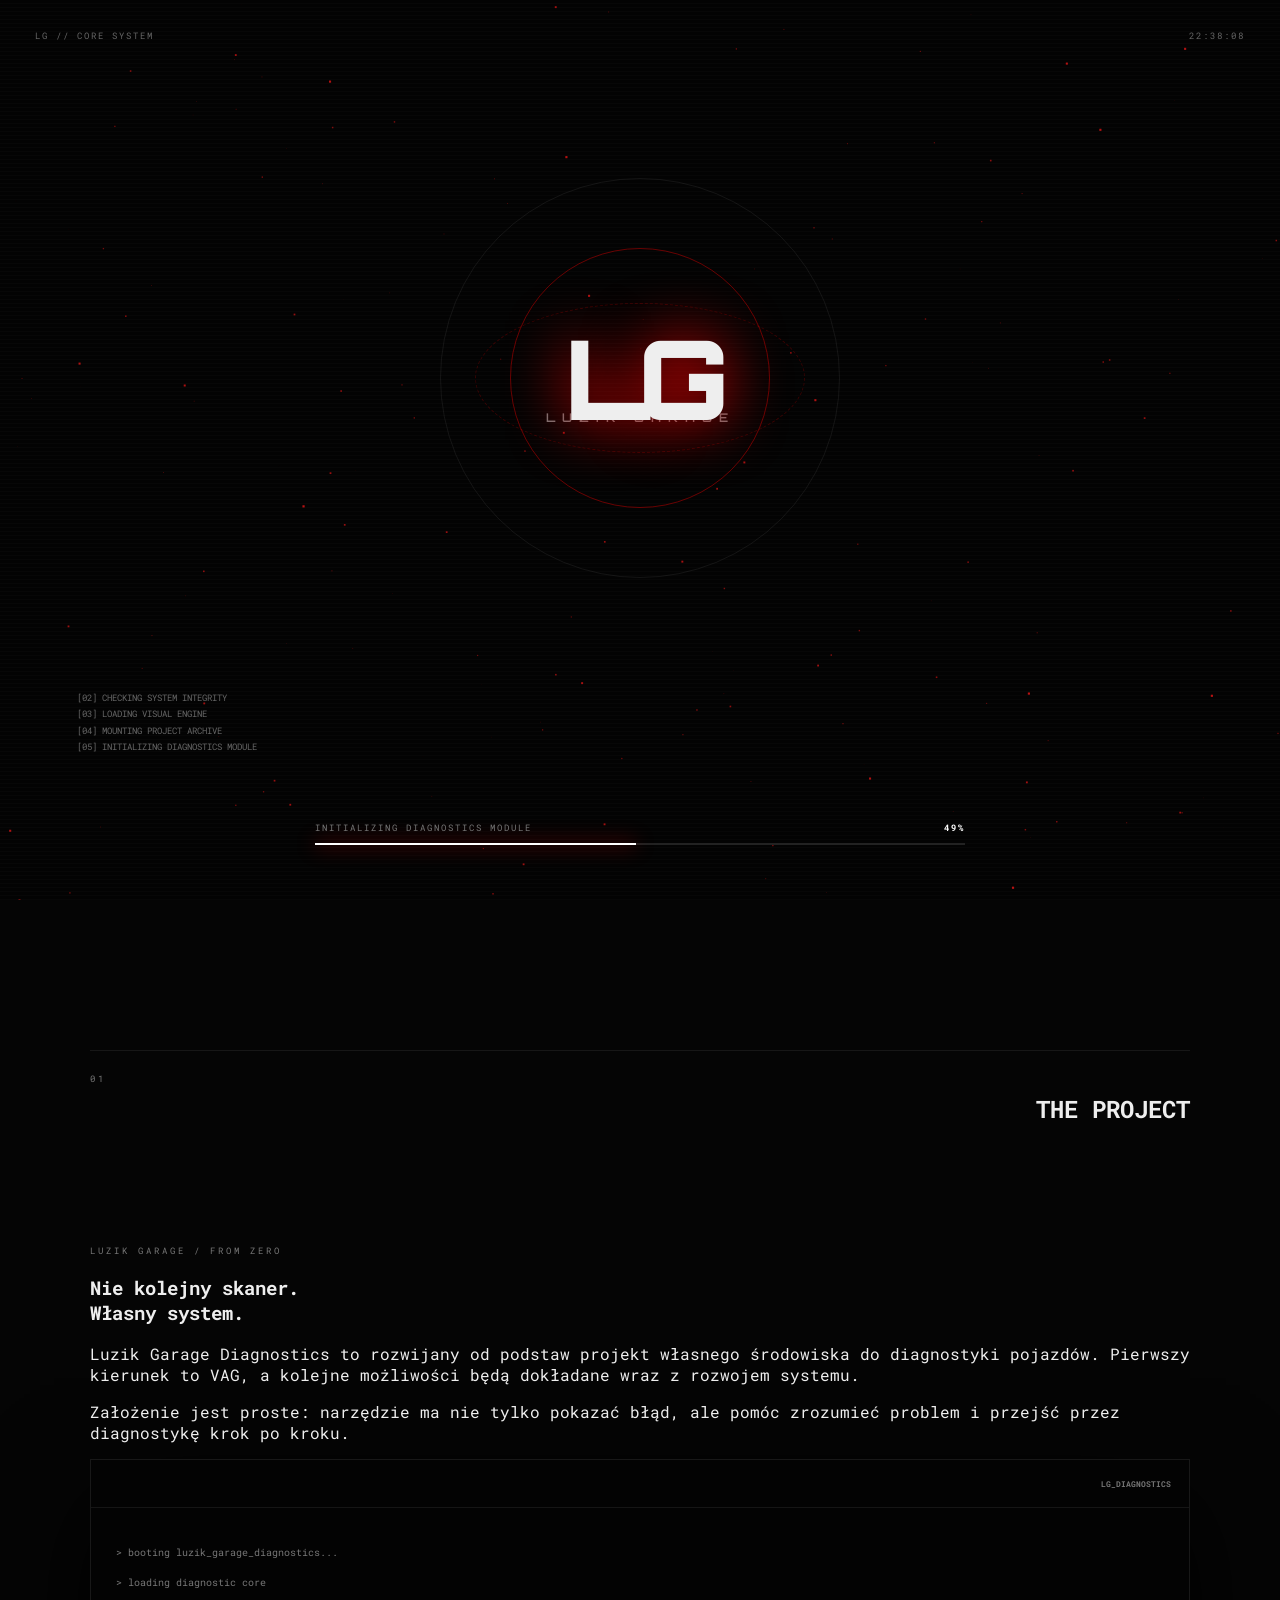
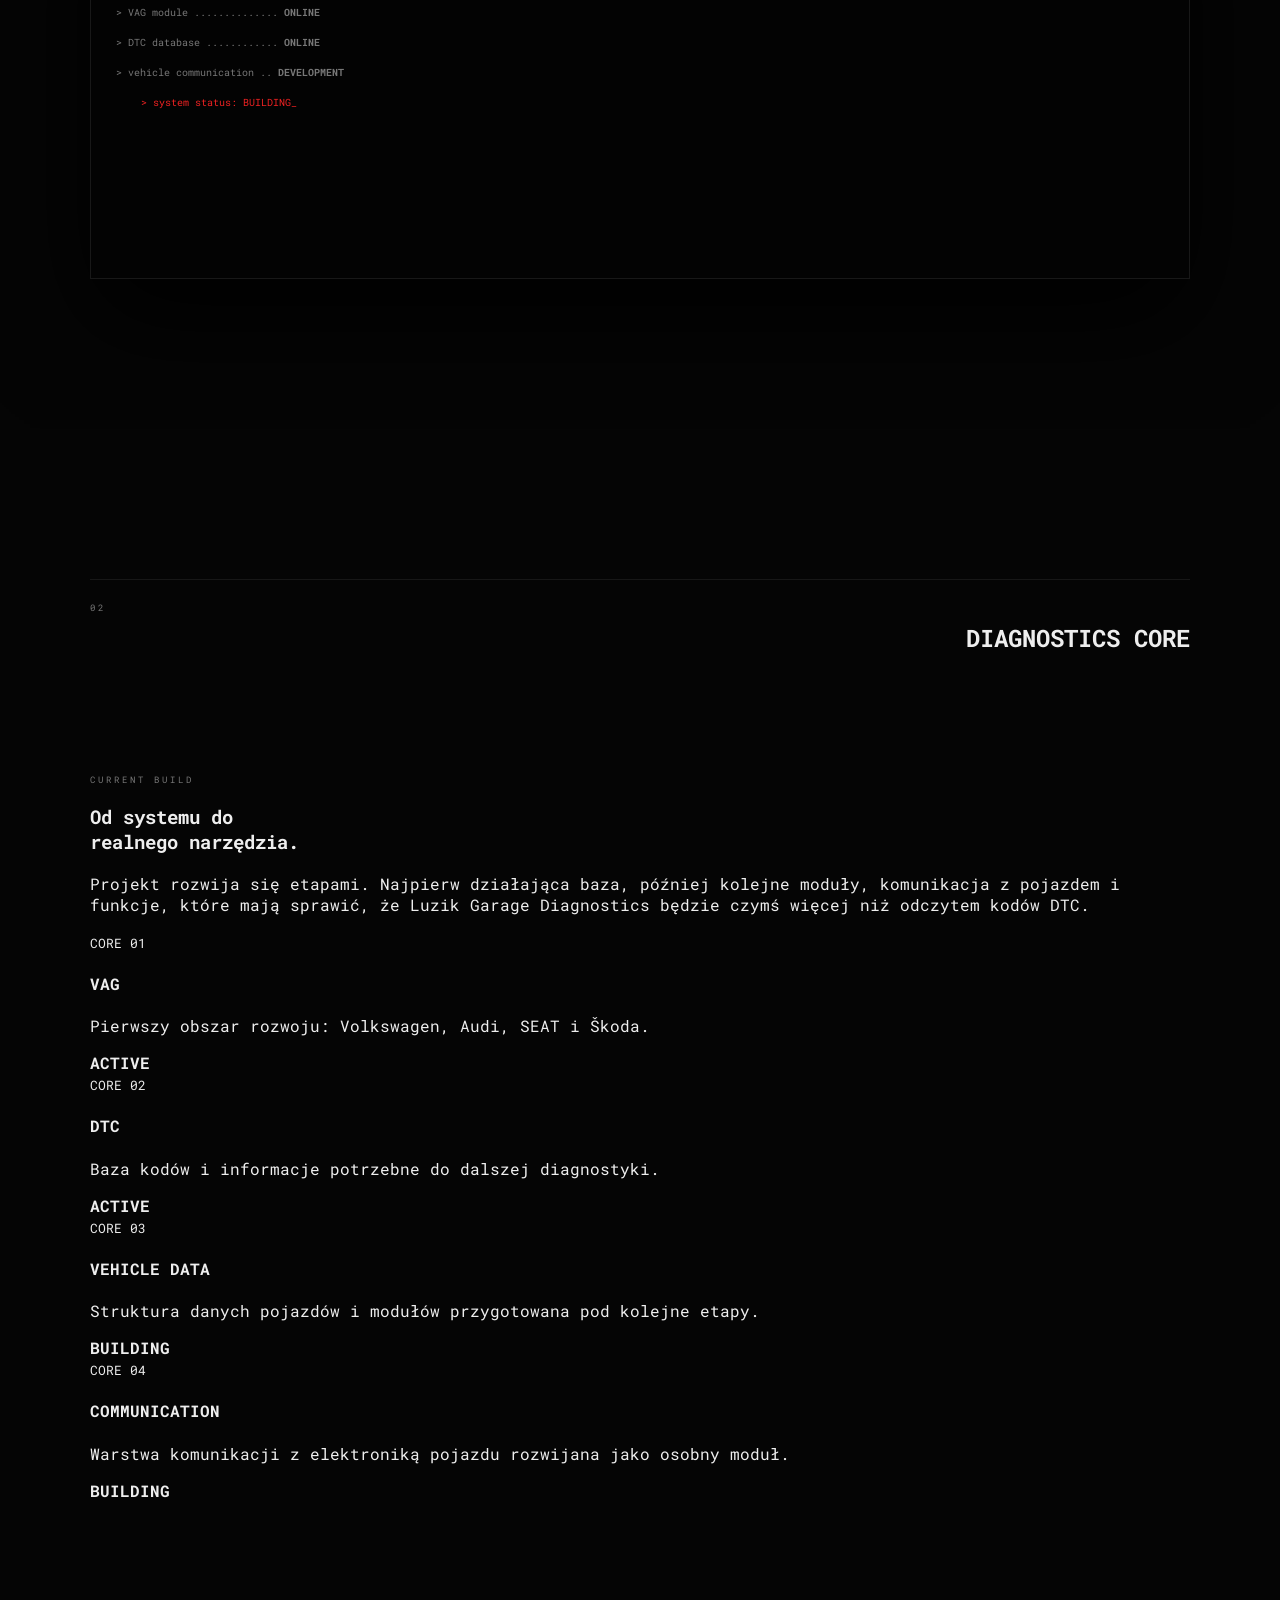
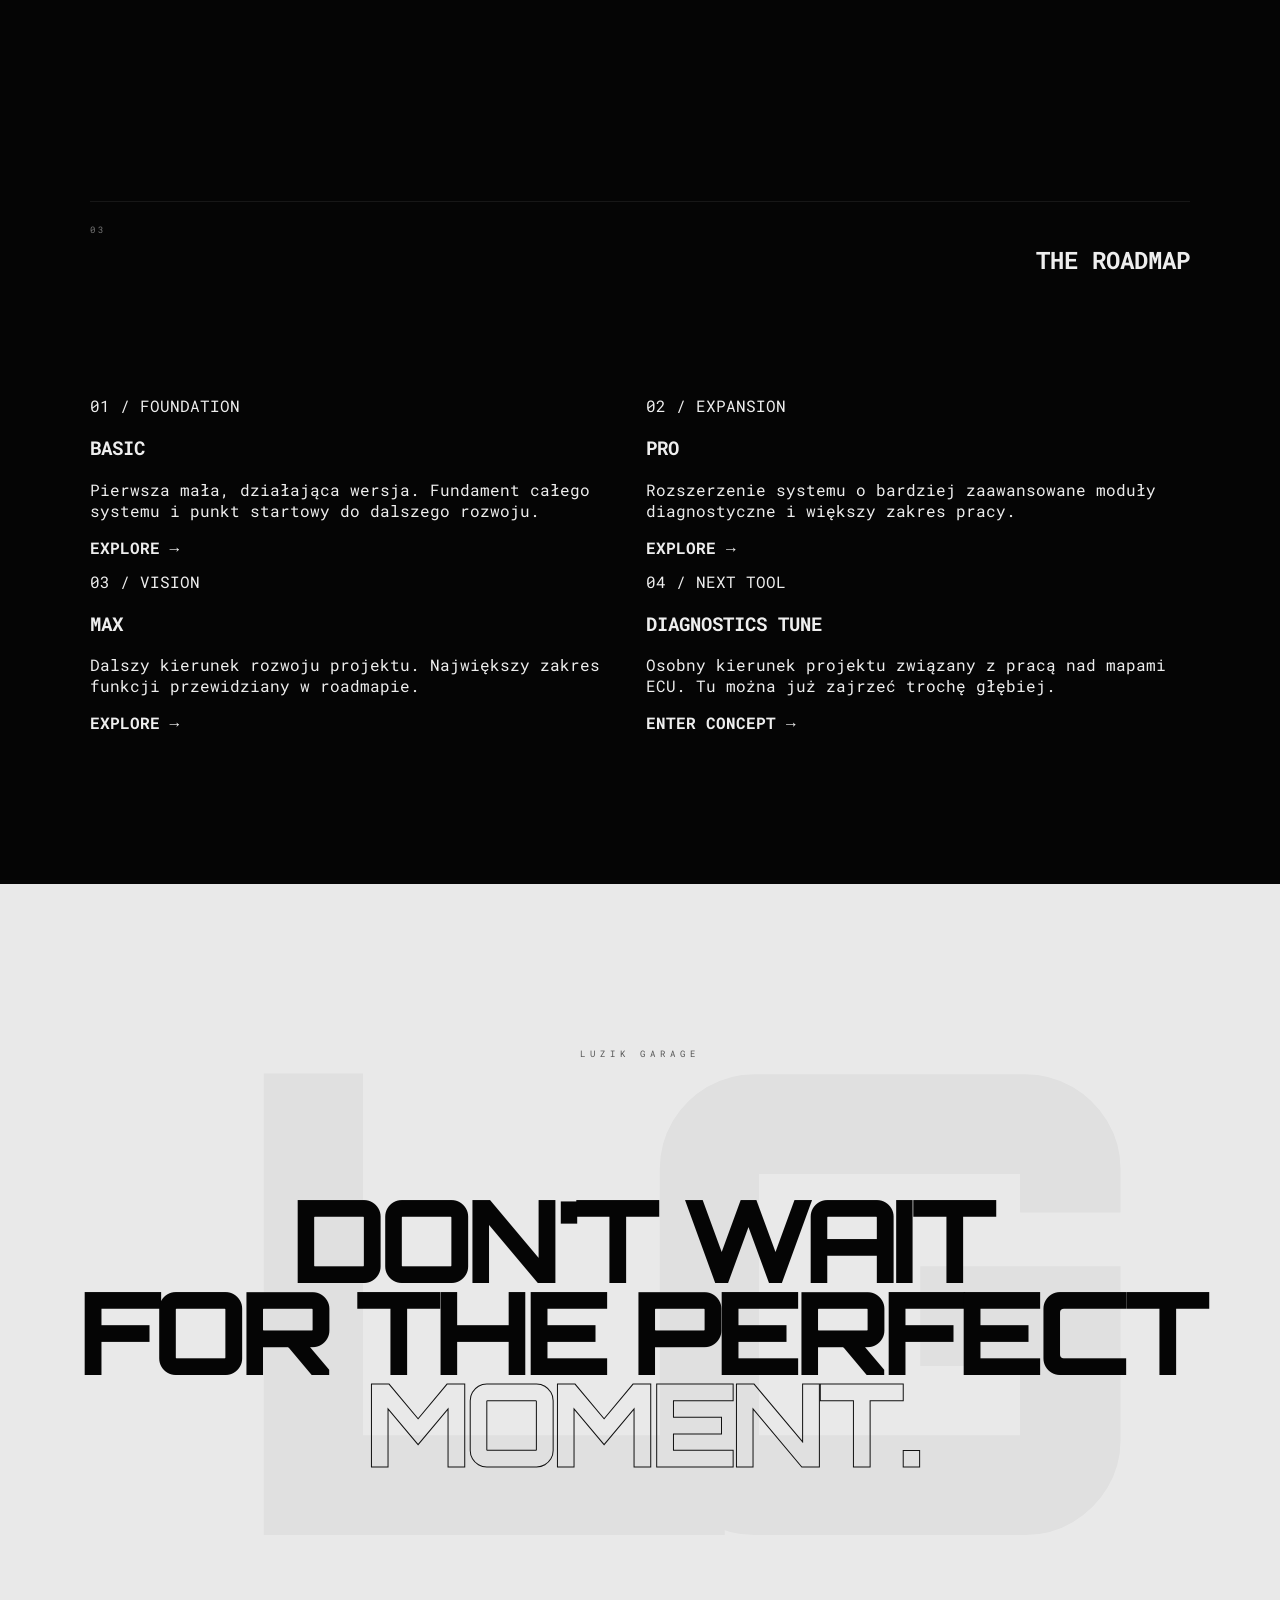
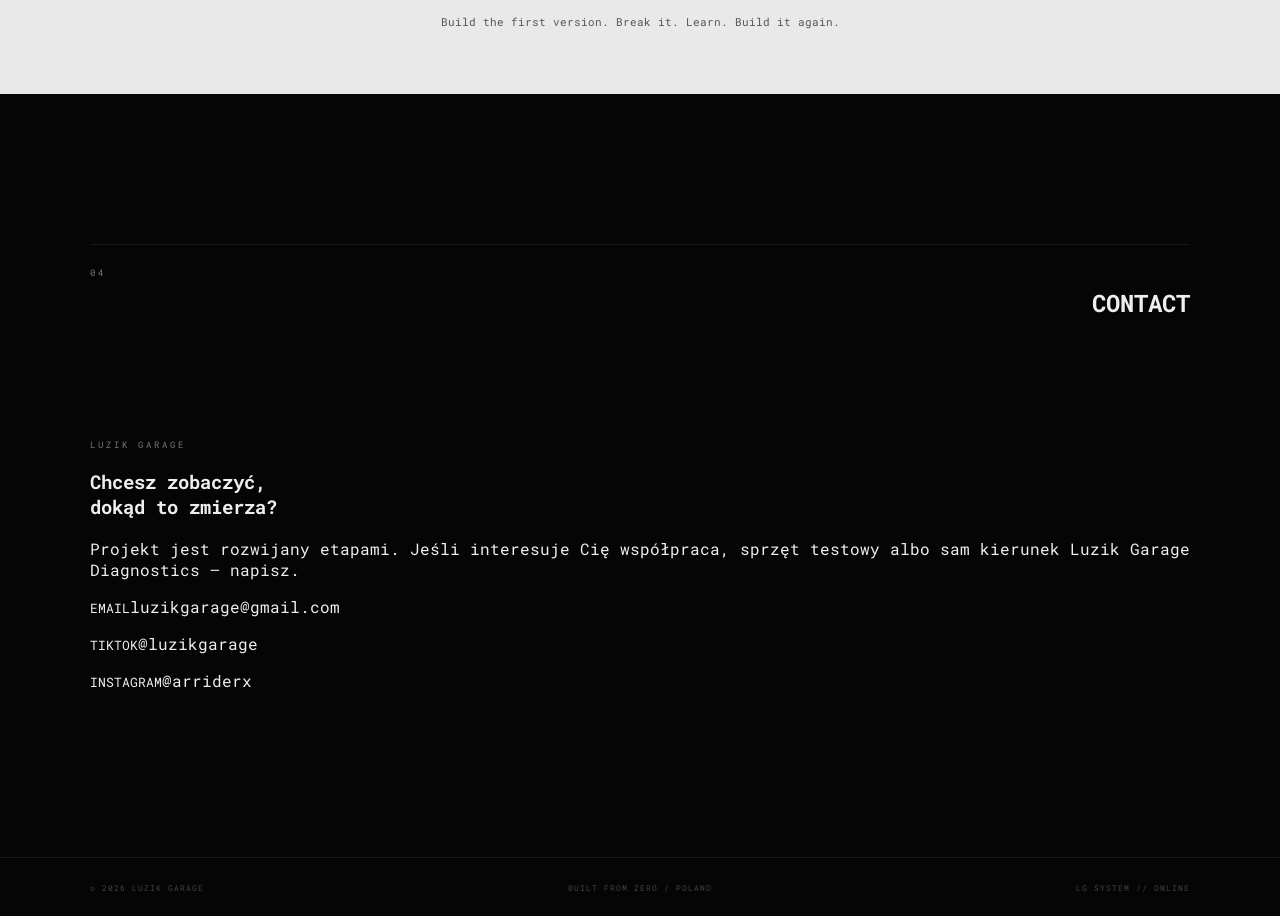
<file: index.html>
<!DOCTYPE html>
<html lang="pl">
<head>
<meta charset="UTF-8">
<meta name="viewport" content="width=device-width,initial-scale=1.0">
<meta name="description" content="Luzik Garage — niezależny projekt mechaniczny, własny warsztat i Luzik Garage Diagnostics.">
<title>LUZIK GARAGE — BUILD FROM ZERO</title>
<link rel="preconnect" href="https://fonts.googleapis.com">
<link rel="preconnect" href="https://fonts.gstatic.com" crossorigin>
<link href="https://fonts.googleapis.com/css2?family=Orbitron:wght@400;500;600;700;800;900&family=Roboto+Mono:wght@400;500;700&display=swap" rel="stylesheet">
<link rel="stylesheet" href="css/main.css">
</head>
<body>
<div id="cursor"></div>
<div id="cursorTrail"></div>
<div id="boot">
  <div class="boot-noise"></div>
  <canvas id="bootCanvas"></canvas>
  <div class="boot-top"><span>LG // CORE SYSTEM</span><span id="bootClock">00:00:00</span></div>
  <div class="boot-core">
    <div class="orbit o1"></div><div class="orbit o2"></div><div class="orbit o3"></div>
    <div class="boot-logo">LG</div>
    <div class="boot-name">LUZIK GARAGE</div>
  </div>
  <div class="boot-terminal" id="bootTerminal"></div>
  <div class="boot-progress"><span id="bootStatus">INITIALIZING SYSTEM</span><b id="bootPercent">0%</b><div><i id="bootBar"></i></div></div>
</div>

<header class="nav">
  <a class="nav-logo" href="#home"><b>LG</b><span>LUZIK GARAGE</span></a>
  <nav>
    <a href="#home">01 / HOME</a>
    <a href="#garage">02 / PROJECT</a>
    <a href="#diagnostics">03 / DIAGNOSTICS</a>
    <a href="#versions">04 / VERSIONS</a>
    <a href="#contact">05 / CONTACT</a>
  </nav>
  <button class="menu-btn" aria-label="Menu"><span></span><span></span></button>
</header>

<main>
<section id="home" class="hero">
  <canvas id="heroCanvas"></canvas>
  <div class="hero-grid"></div>
  <div class="hero-copy reveal">
    <div class="eyebrow"><i></i> INDEPENDENT AUTOMOTIVE PROJECT / 2026</div>
    <h1>BUILD<br><em>THE</em><strong>TOOL.</strong></h1>
    <p>Własny system diagnostyczny. Własny kierunek. Budowany od zera.<br>Nie czekam, aż ktoś zrobi go za mnie.</p>
    <div class="hero-actions">
      <a class="btn primary" href="#diagnostics">EXPLORE DIAGNOSTICS <span>↗</span></a>
      <a class="btn ghost" href="#versions">VIEW VERSIONS <span>↓</span></a>
    </div>
  </div>
  <div class="hero-machine reveal">
    <div class="machine-ring r1"></div><div class="machine-ring r2"></div><div class="machine-ring r3"></div>
    <div class="machine-core"><span>LG</span><small>GARAGE<br>CORE</small></div>
    <div class="machine-data"><span>CORE</span><b>ONLINE</b><span>STATUS</span><b>BUILDING</b></div>
  </div>
  <div class="hero-scroll">SCROLL TO EXPLORE <span>↓</span></div>
  <div class="hero-code">LG.001 / SYSTEM / 192.0.0.1<br>NO LIMITS / NO TEMPLATE / OWN BUILD</div>
</section>

<section class="section split" id="garage"><div class="section-head reveal"><span>01</span><h2>THE PROJECT</h2></div><div class="split-grid"><div class="reveal"><div class="eyebrow">LUZIK GARAGE / FROM ZERO</div><h3>Nie kolejny skaner.<br><strong>Własny system.</strong></h3><p>Luzik Garage Diagnostics to rozwijany od podstaw projekt własnego środowiska do diagnostyki pojazdów. Pierwszy kierunek to VAG, a kolejne możliwości będą dokładane wraz z rozwojem systemu.</p><p>Założenie jest proste: narzędzie ma nie tylko pokazać błąd, ale pomóc zrozumieć problem i przejść przez diagnostykę krok po kroku.</p></div><div class="terminal-card reveal"><div class="terminal-top"><span></span><span></span><span></span><b>LG_DIAGNOSTICS</b></div><div class="terminal-body"><p>&gt; booting luzik_garage_diagnostics...</p><p>&gt; loading diagnostic core</p><p>&gt; VAG module .............. <strong>ONLINE</strong></p><p>&gt; DTC database ............ <strong>ONLINE</strong></p><p>&gt; vehicle communication .. <strong>DEVELOPMENT</strong></p><p class="terminal-cursor">&gt; system status: BUILDING_</p></div></div></div></section>

<section class="section dark" id="diagnostics"><div class="section-head reveal"><span>02</span><h2>DIAGNOSTICS CORE</h2></div><div class="diag-intro reveal"><div><div class="eyebrow">CURRENT BUILD</div><h3>Od systemu do<br><strong>realnego narzędzia.</strong></h3></div><p>Projekt rozwija się etapami. Najpierw działająca baza, później kolejne moduły, komunikacja z pojazdem i funkcje, które mają sprawić, że Luzik Garage Diagnostics będzie czymś więcej niż odczytem kodów DTC.</p></div><div class="diag-grid"><article class="diag-box reveal"><small>CORE 01</small><h4>VAG</h4><p>Pierwszy obszar rozwoju: Volkswagen, Audi, SEAT i Škoda.</p><b>ACTIVE</b></article><article class="diag-box reveal"><small>CORE 02</small><h4>DTC</h4><p>Baza kodów i informacje potrzebne do dalszej diagnostyki.</p><b>ACTIVE</b></article><article class="diag-box reveal"><small>CORE 03</small><h4>VEHICLE DATA</h4><p>Struktura danych pojazdów i modułów przygotowana pod kolejne etapy.</p><b>BUILDING</b></article><article class="diag-box reveal"><small>CORE 04</small><h4>COMMUNICATION</h4><p>Warstwa komunikacji z elektroniką pojazdu rozwijana jako osobny moduł.</p><b>BUILDING</b></article></div></section>

<section class="section" id="versions"><div class="section-head reveal"><span>03</span><h2>THE ROADMAP</h2></div><div class="project-grid"><a class="project-card reveal" href="pages/basic.html"><span>01 / FOUNDATION</span><h3>BASIC</h3><p>Pierwsza mała, działająca wersja. Fundament całego systemu i punkt startowy do dalszego rozwoju.</p><b>EXPLORE →</b></a><a class="project-card reveal" href="pages/pro.html"><span>02 / EXPANSION</span><h3>PRO</h3><p>Rozszerzenie systemu o bardziej zaawansowane moduły diagnostyczne i większy zakres pracy.</p><b>EXPLORE →</b></a><a class="project-card reveal" href="pages/max.html"><span>03 / VISION</span><h3>MAX</h3><p>Dalszy kierunek rozwoju projektu. Największy zakres funkcji przewidziany w roadmapie.</p><b>EXPLORE →</b></a><a class="project-card reveal featured" href="pages/tune.html"><span>04 / NEXT TOOL</span><h3>DIAGNOSTICS TUNE</h3><p>Osobny kierunek projektu związany z pracą nad mapami ECU. Tu można już zajrzeć trochę głębiej.</p><b>ENTER CONCEPT →</b></a></div></section>

<section class="manifesto">
  <div class="manifesto-noise"></div>
  <span class="reveal">LUZIK GARAGE</span>
  <h2 class="reveal">DON'T WAIT<br>FOR THE PERFECT<br><em>MOMENT.</em></h2>
  <p class="reveal">Build the first version. Break it. Learn. Build it again.</p>
</section>

<section class="section split" id="contact"><div class="section-head reveal"><span>04</span><h2>CONTACT</h2></div><div class="contact-grid"><div class="reveal"><div class="eyebrow">LUZIK GARAGE</div><h3>Chcesz zobaczyć,<br><strong>dokąd to zmierza?</strong></h3><p>Projekt jest rozwijany etapami. Jeśli interesuje Cię współpraca, sprzęt testowy albo sam kierunek Luzik Garage Diagnostics — napisz.</p></div><div class="contact-card reveal"><p><small>EMAIL</small><a href="mailto:luzikgarage@gmail.com">luzikgarage@gmail.com</a></p><p><small>TIKTOK</small><span>@luzikgarage</span></p><p><small>INSTAGRAM</small><span>@arriderx</span></p></div></div></section>
</main>

<footer>
  <span>© 2026 LUZIK GARAGE</span>
  <span>BUILT FROM ZERO / POLAND</span>
  <span>LG SYSTEM // ONLINE</span>
</footer>

<script src="js/main.js"></script>
</body>
</html>
</file>
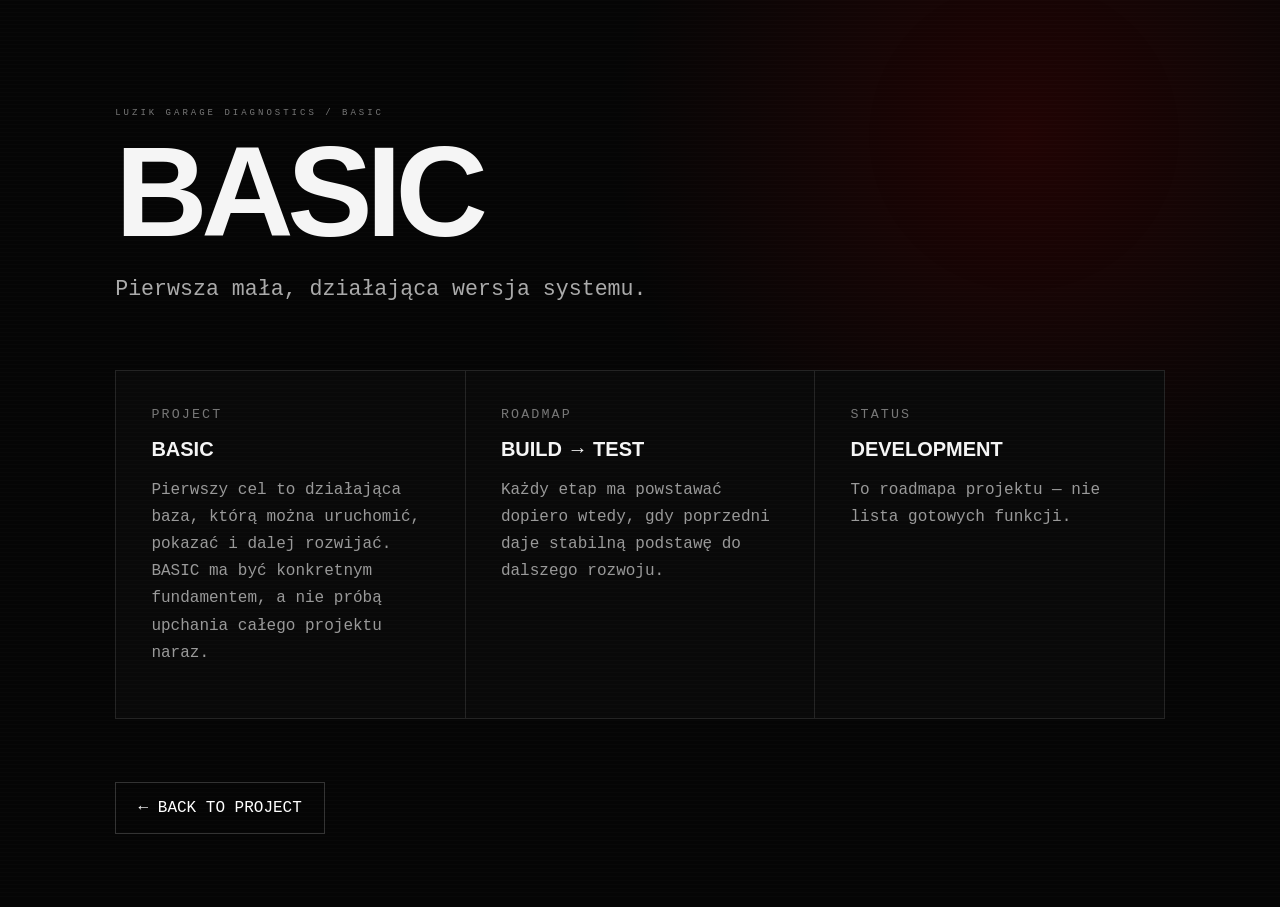
<file: pages/basic.html>
<!doctype html><html lang="pl"><head><meta charset="utf-8"><meta name="viewport" content="width=device-width,initial-scale=1"><title>LG Diagnostics / BASIC</title><link rel="stylesheet" href="../css/main.css"></head><body><main class="subpage"><div class="eyebrow">LUZIK GARAGE DIAGNOSTICS / BASIC</div><h1>BASIC</h1><p class="lead">Pierwsza mała, działająca wersja systemu.</p><div class="subgrid"><div><small>PROJECT</small><h2>BASIC</h2><p>Pierwszy cel to działająca baza, którą można uruchomić, pokazać i dalej rozwijać. BASIC ma być konkretnym fundamentem, a nie próbą upchania całego projektu naraz.</p></div><div><small>ROADMAP</small><h2>BUILD → TEST</h2><p>Każdy etap ma powstawać dopiero wtedy, gdy poprzedni daje stabilną podstawę do dalszego rozwoju.</p></div><div><small>STATUS</small><h2>DEVELOPMENT</h2><p>To roadmapa projektu — nie lista gotowych funkcji.</p></div></div><a class="back" href="../index.html#versions">← BACK TO PROJECT</a></main></body></html>
</file>
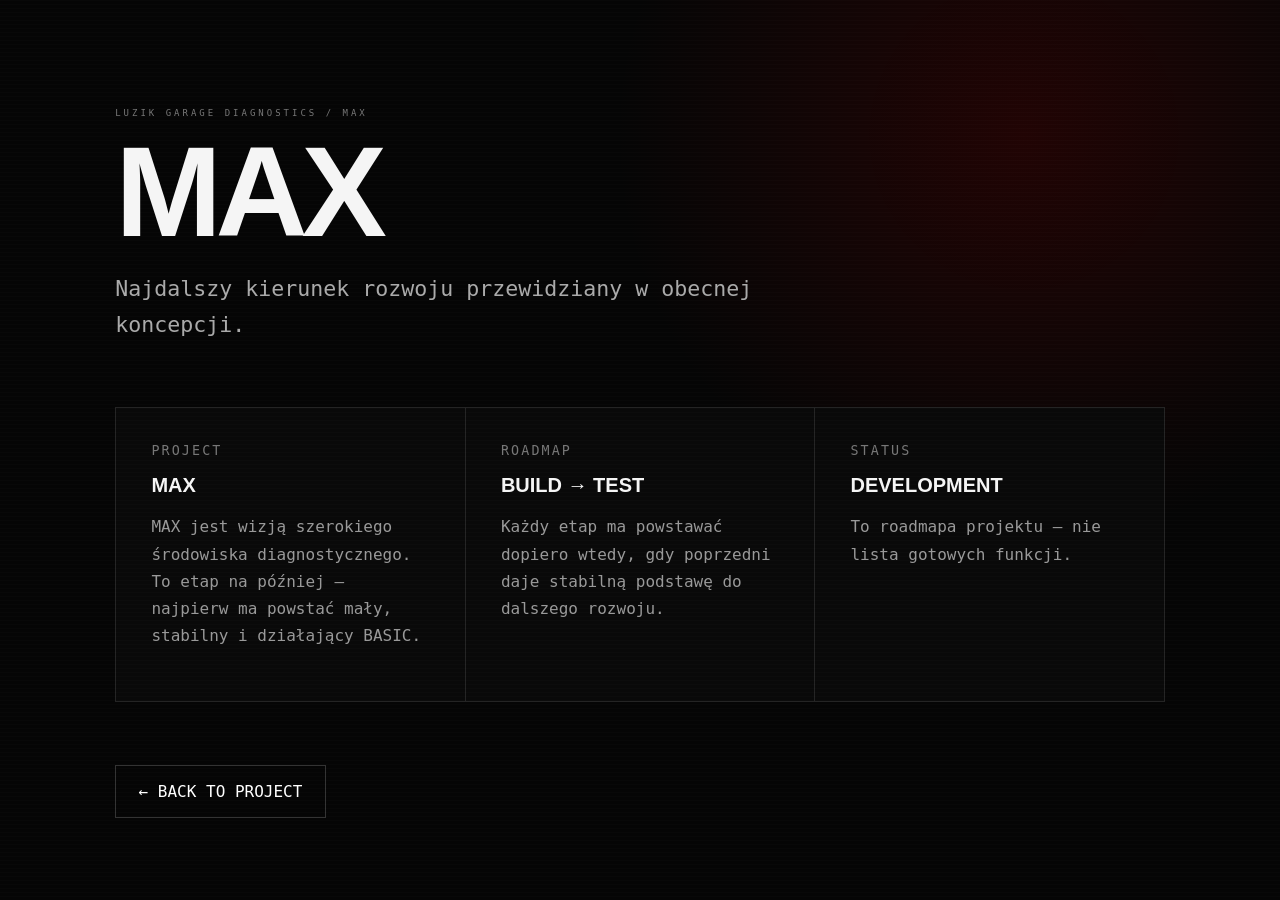
<file: pages/max.html>
<!doctype html><html lang="pl"><head><meta charset="utf-8"><meta name="viewport" content="width=device-width,initial-scale=1"><title>LG Diagnostics / MAX</title><link rel="stylesheet" href="../css/main.css"></head><body><main class="subpage"><div class="eyebrow">LUZIK GARAGE DIAGNOSTICS / MAX</div><h1>MAX</h1><p class="lead">Najdalszy kierunek rozwoju przewidziany w obecnej koncepcji.</p><div class="subgrid"><div><small>PROJECT</small><h2>MAX</h2><p>MAX jest wizją szerokiego środowiska diagnostycznego. To etap na później — najpierw ma powstać mały, stabilny i działający BASIC.</p></div><div><small>ROADMAP</small><h2>BUILD → TEST</h2><p>Każdy etap ma powstawać dopiero wtedy, gdy poprzedni daje stabilną podstawę do dalszego rozwoju.</p></div><div><small>STATUS</small><h2>DEVELOPMENT</h2><p>To roadmapa projektu — nie lista gotowych funkcji.</p></div></div><a class="back" href="../index.html#versions">← BACK TO PROJECT</a></main></body></html>
</file>
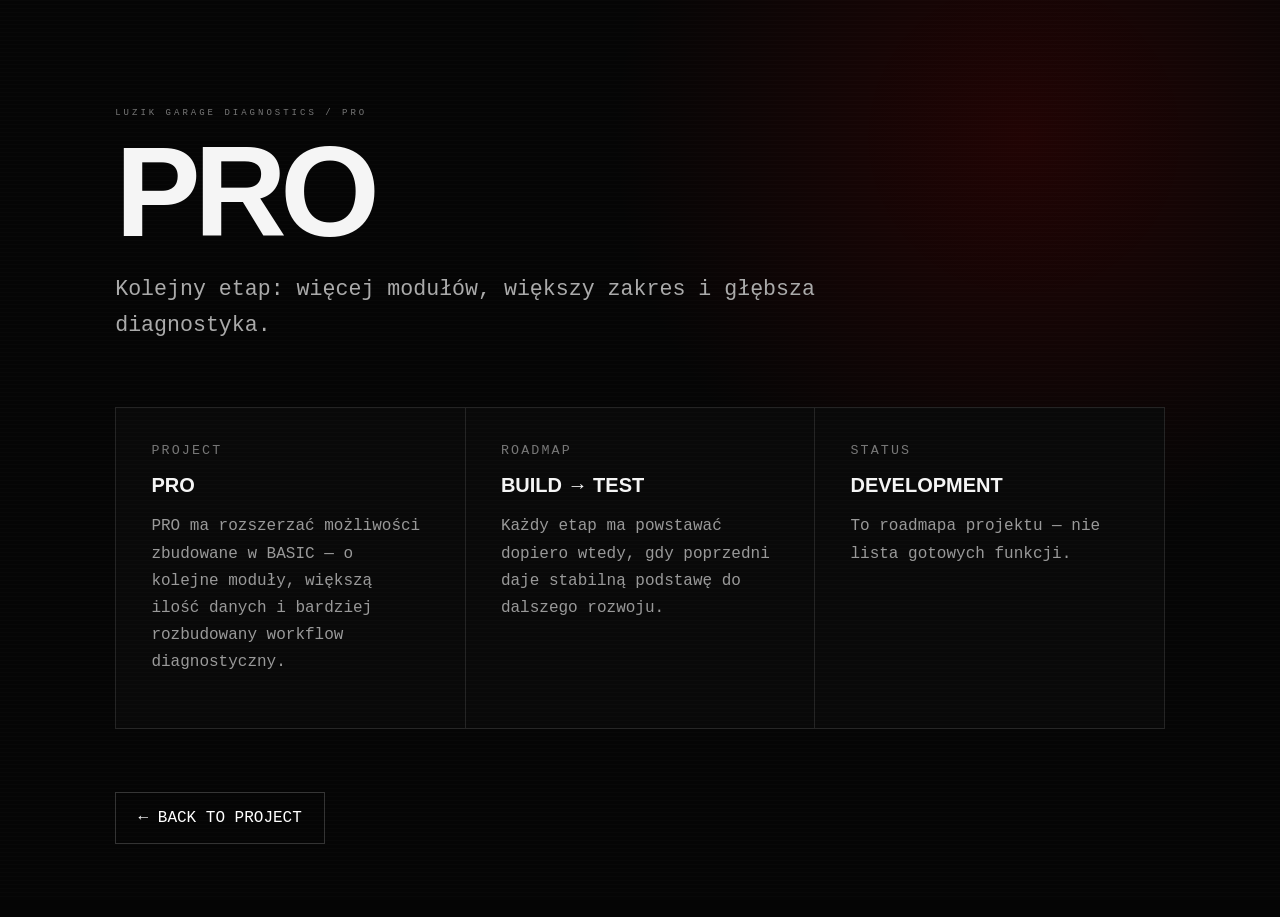
<file: pages/pro.html>
<!doctype html><html lang="pl"><head><meta charset="utf-8"><meta name="viewport" content="width=device-width,initial-scale=1"><title>LG Diagnostics / PRO</title><link rel="stylesheet" href="../css/main.css"></head><body><main class="subpage"><div class="eyebrow">LUZIK GARAGE DIAGNOSTICS / PRO</div><h1>PRO</h1><p class="lead">Kolejny etap: więcej modułów, większy zakres i głębsza diagnostyka.</p><div class="subgrid"><div><small>PROJECT</small><h2>PRO</h2><p>PRO ma rozszerzać możliwości zbudowane w BASIC — o kolejne moduły, większą ilość danych i bardziej rozbudowany workflow diagnostyczny.</p></div><div><small>ROADMAP</small><h2>BUILD → TEST</h2><p>Każdy etap ma powstawać dopiero wtedy, gdy poprzedni daje stabilną podstawę do dalszego rozwoju.</p></div><div><small>STATUS</small><h2>DEVELOPMENT</h2><p>To roadmapa projektu — nie lista gotowych funkcji.</p></div></div><a class="back" href="../index.html#versions">← BACK TO PROJECT</a></main></body></html>
</file>
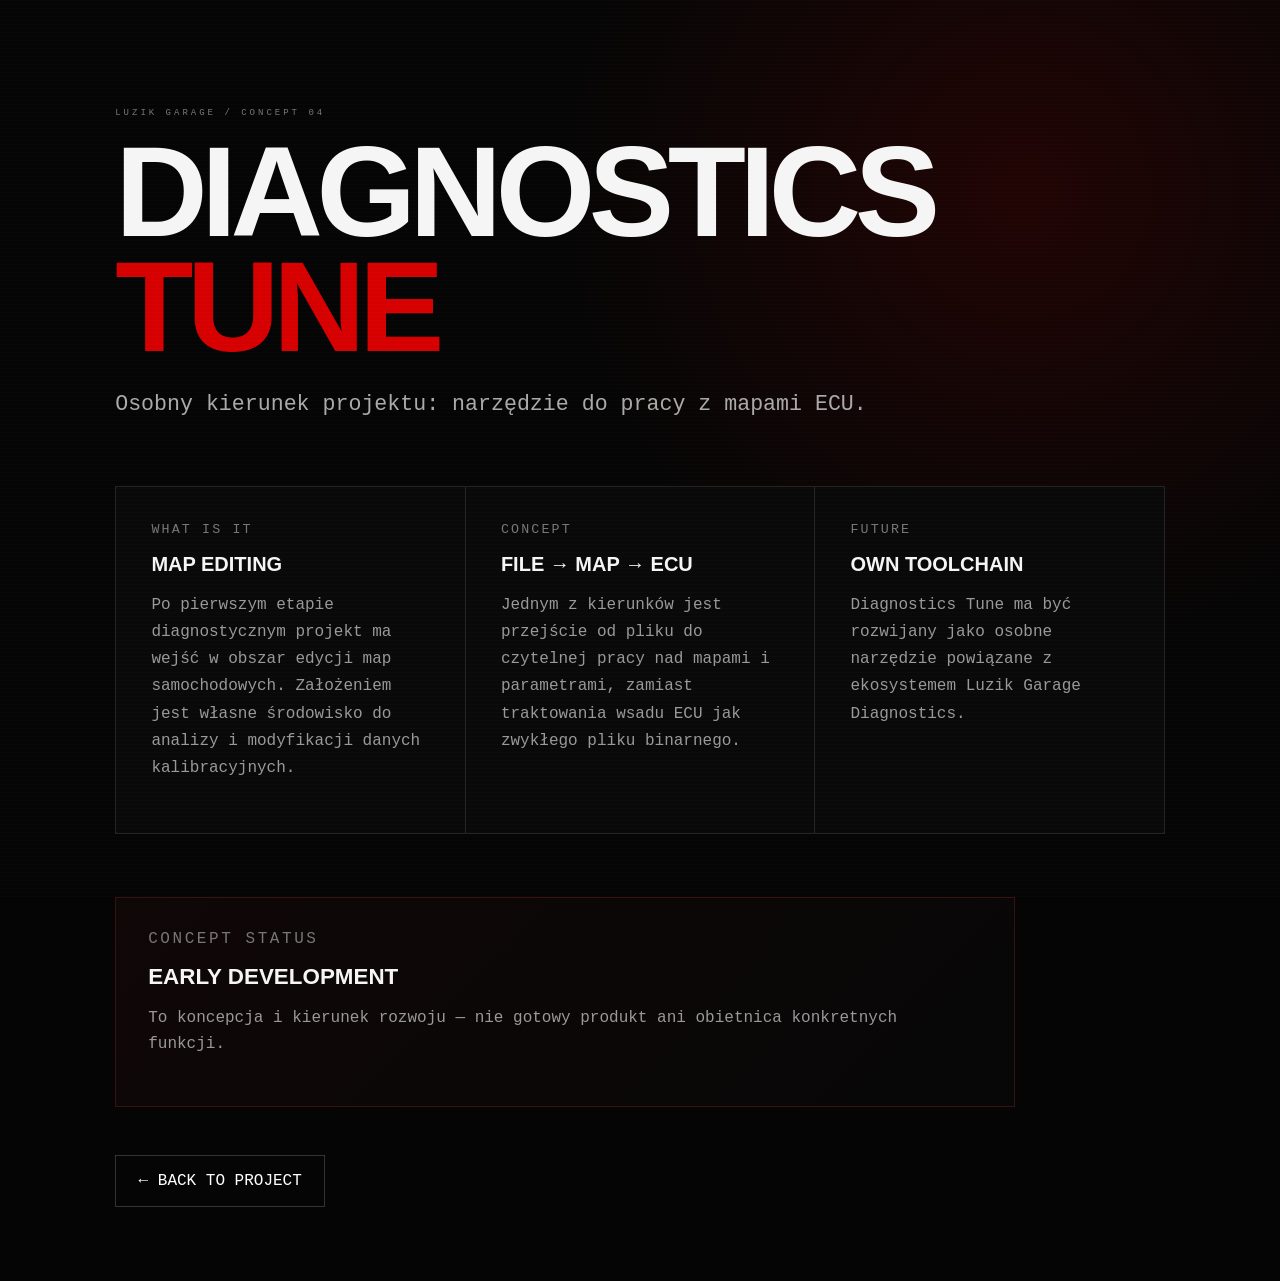
<file: pages/tune.html>
<!doctype html><html lang="pl"><head><meta charset="utf-8"><meta name="viewport" content="width=device-width,initial-scale=1"><title>Luzik Garage Diagnostics Tune</title><link rel="stylesheet" href="../css/main.css"></head><body><main class="subpage tune-page"><div class="eyebrow">LUZIK GARAGE / CONCEPT 04</div><h1>DIAGNOSTICS <strong>TUNE</strong></h1><p class="lead">Osobny kierunek projektu: narzędzie do pracy z mapami ECU.</p><div class="subgrid"><div><small>WHAT IS IT</small><h2>MAP EDITING</h2><p>Po pierwszym etapie diagnostycznym projekt ma wejść w obszar edycji map samochodowych. Założeniem jest własne środowisko do analizy i modyfikacji danych kalibracyjnych.</p></div><div><small>CONCEPT</small><h2>FILE → MAP → ECU</h2><p>Jednym z kierunków jest przejście od pliku do czytelnej pracy nad mapami i parametrami, zamiast traktowania wsadu ECU jak zwykłego pliku binarnego.</p></div><div><small>FUTURE</small><h2>OWN TOOLCHAIN</h2><p>Diagnostics Tune ma być rozwijany jako osobne narzędzie powiązane z ekosystemem Luzik Garage Diagnostics.</p></div></div><div class="concept-box"><span>CONCEPT STATUS</span><b>EARLY DEVELOPMENT</b><p>To koncepcja i kierunek rozwoju — nie gotowy produkt ani obietnica konkretnych funkcji.</p></div><a class="back" href="../index.html#versions">← BACK TO PROJECT</a></main></body></html>
</file>
<file: css/main.css>
*{box-sizing:border-box}html{scroll-behavior:smooth}body{margin:0;background:#050505;color:#eee;font-family:"Roboto Mono",monospace;overflow-x:hidden}body:before{content:"";position:fixed;inset:0;pointer-events:none;z-index:9000;opacity:.035;background-image:linear-gradient(rgba(255,255,255,.5) 1px,transparent 1px);background-size:100% 4px}a{color:inherit;text-decoration:none}button{font:inherit}.nav{position:fixed;z-index:500;top:0;left:0;width:100%;height:84px;padding:0 4vw;display:flex;align-items:center;justify-content:space-between;border-bottom:1px solid #ffffff12;background:#050505aa;backdrop-filter:blur(18px);transform:translateY(-100%);transition:.8s}.nav.visible{transform:none}.nav-logo{display:flex;align-items:center;gap:14px;font-family:Orbitron}.nav-logo b{font-size:22px;text-shadow:0 0 20px #f22}.nav-logo span{font-size:11px;letter-spacing:3px;color:#999}.nav nav{display:flex;gap:28px}.nav nav a{font-size:9px;letter-spacing:1px;color:#777;transition:.3s}.nav nav a:hover{color:#fff}.menu-btn{display:none;background:none;border:0}.menu-btn span{display:block;width:25px;height:1px;background:#fff;margin:6px}.hero{height:100vh;min-height:720px;position:relative;overflow:hidden;display:flex;align-items:center;padding:0 7vw;background:radial-gradient(circle at 70% 50%,#260000 0,#0c0000 17%,#050505 48%)}#heroCanvas{position:absolute;inset:0;width:100%;height:100%;opacity:.65}.hero-grid{position:absolute;inset:-50%;background-image:linear-gradient(#ffffff08 1px,transparent 1px),linear-gradient(90deg,#ff00000a 1px,transparent 1px);background-size:80px 80px;transform:perspective(800px) rotateX(58deg) translateY(22%);animation:grid 12s linear infinite}.hero-copy{position:relative;z-index:3;max-width:700px}.eyebrow,.section-head span{font-size:9px;letter-spacing:3px;color:#777}.eyebrow i{display:inline-block;width:38px;height:1px;background:#e11;vertical-align:middle;margin-right:12px;box-shadow:0 0 12px #f00}.hero h1{font:800 clamp(70px,10vw,160px)/.78 Orbitron;margin:28px 0 35px;letter-spacing:-9px}.hero h1 em{display:block;font-style:normal;color:transparent;-webkit-text-stroke:1px #aaa}.hero h1 strong{display:block;color:#fff;text-shadow:0 0 45px #f002}.hero p{color:#888;font-size:11px;line-height:2;letter-spacing:1px}.hero-actions{display:flex;gap:12px;margin-top:40px}.btn{padding:17px 22px;border:1px solid #ffffff20;font-size:9px;letter-spacing:2px;transition:.35s}.btn span{color:#f22;margin-left:20px}.btn.primary{background:linear-gradient(90deg,#e10d0d22,#e10d0d05);border-color:#f003}.btn:hover{transform:translateY(-4px);box-shadow:0 15px 40px #000}.hero-machine{position:absolute;z-index:2;left:70%;top:50%;width:520px;height:520px;transform:translate(-50%,-50%)}.machine-ring,.orbit{position:absolute;left:50%;top:50%;border-radius:50%;border:1px solid #f003;transform:translate(-50%,-50%)}.r1{width:250px;height:250px;animation:spin 9s linear infinite}.r2{width:390px;height:180px;border-style:dashed;animation:spinrev 13s linear infinite}.r3{width:510px;height:510px;border-color:#fff1;animation:spin 25s linear infinite}.machine-core{position:absolute;left:50%;top:50%;transform:translate(-50%,-50%);width:170px;height:170px;border-radius:50%;display:grid;place-items:center;background:radial-gradient(circle,#ff151566,#050505 62%);box-shadow:0 0 90px #f003}.machine-core span{font:900 75px Orbitron;letter-spacing:-10px;text-shadow:0 0 35px #f00}.machine-core small{position:absolute;bottom:30px;text-align:center;font-size:7px;letter-spacing:2px;color:#999}.machine-data{position:absolute;right:-15px;top:44%;display:grid;grid-template-columns:auto auto;gap:8px 14px;font-size:8px;color:#555}.machine-data b{color:#e33}.hero-scroll,.hero-code{position:absolute;bottom:30px;font-size:8px;color:#555;letter-spacing:2px;z-index:4}.hero-scroll{left:7%}.hero-scroll span{color:#e22;margin-left:15px}.hero-code{right:7%;line-height:1.8;text-align:right}.section{position:relative;padding:150px 7vw;background:#050505}.section-head{display:flex;justify-content:space-between;align-items:flex-start;border-top:1px solid #ffffff12;padding-top:22px;margin-bottom:100px}.section-head b{font:600 clamp(28px,4vw,62px)/.9 Orbitron;letter-spacing:-3px;text-align:right}.about{background:linear-gradient(180deg,#050505,#090909)}.about-layout{display:grid;grid-template-columns:1.1fr .9fr;gap:8vw;align-items:end}.about-big{font:900 clamp(70px,12vw,180px)/.72 Orbitron;letter-spacing:-12px}.about-big span{color:transparent;-webkit-text-stroke:1px #555}.about-text{max-width:600px}.about-text .lead{font-size:20px;line-height:1.6;color:#ddd}.about-text p{font-size:12px;line-height:2;color:#777}.stats{display:flex;border-top:1px solid #ffffff12;margin-top:45px;padding-top:25px;gap:40px}.stats div{display:flex;gap:12px}.stats strong{font:600 28px Orbitron;color:#e22}.stats span{font-size:8px;color:#777;line-height:1.5}.diagnostics{overflow:hidden;background:#070707}.diag-bg{position:absolute;inset:0;background:radial-gradient(circle at 20% 50%,#360000 0,transparent 35%);opacity:.6}.diag-layout{position:relative;z-index:2;display:grid;grid-template-columns:1.15fr .85fr;gap:7vw;align-items:center}.terminal-card{background:#030303;border:1px solid #ffffff15;box-shadow:0 40px 100px #000;padding:0;min-height:420px;transform:perspective(1000px) rotateY(5deg)}.terminal-top{height:48px;border-bottom:1px solid #ffffff12;padding:0 18px;display:flex;align-items:center;justify-content:space-between;font-size:8px;color:#777}.terminal-top i{font-style:normal;color:#e22;letter-spacing:3px}.terminal-body{padding:25px;font-size:10px;line-height:2;color:#777}.terminal-body b{color:#eee}.terminal-cursor{padding:0 25px;color:#e22;animation:blink .7s infinite}.version{font-size:8px;color:#555;letter-spacing:2px}.version strong{color:#e33;margin-left:10px}.diag-copy h2{font:700 clamp(42px,6vw,90px)/.85 Orbitron;letter-spacing:-5px;margin:25px 0}.diag-copy h2 span{color:transparent;-webkit-text-stroke:1px #777}.diag-copy p{color:#777;line-height:2;font-size:11px;max-width:530px}.diag-features{display:flex;flex-wrap:wrap;gap:8px;margin:35px 0}.diag-features span{border:1px solid #ffffff14;padding:9px 12px;font-size:7px;color:#777}.text-link{font-size:9px;letter-spacing:2px}.text-link b{color:#e22;margin-left:20px}.projects{background:#030303}.project-grid{display:grid;grid-template-columns:1fr 1fr;gap:12px}.project{height:460px;position:relative;overflow:hidden;padding:35px;display:flex;align-items:flex-end;background:#111;border:1px solid #ffffff0d;transition:.5s}.project:before{content:"";position:absolute;inset:0;background:radial-gradient(circle at 70% 30%,#e1000030,transparent 45%),linear-gradient(140deg,#181818,#050505)}.project:after{content:"";position:absolute;inset:0;background:linear-gradient(transparent 40%,#000)}.project>*{position:relative;z-index:2}.project div{max-width:80%}.project span{font-size:8px;letter-spacing:2px;color:#777}.project h3{font:700 clamp(45px,6vw,90px)/.78 Orbitron;letter-spacing:-5px;margin:20px 0}.project b{font-size:7px;color:#777;letter-spacing:1px}.project>i{position:absolute;right:35px;top:30px;font-style:normal;font-size:25px;color:#e22}.project:hover{transform:translateY(-8px);border-color:#f003;box-shadow:0 30px 80px #000}.p2:before{background:radial-gradient(circle at 30% 30%,#f00 0,#240000 12%,transparent 40%),linear-gradient(140deg,#161616,#050505)}.p3:before{background:radial-gradient(circle at 70% 50%,#7b0000,transparent 35%),linear-gradient(140deg,#151515,#050505)}.p4:before{background:radial-gradient(circle at 50% 20%,#ffffff18,transparent 30%),linear-gradient(140deg,#151515,#050505)}.manifesto{min-height:90vh;display:grid;place-items:center;position:relative;overflow:hidden;text-align:center;background:#e9e9e9;color:#050505}.manifesto:before{content:"LG";position:absolute;font:900 50vw Orbitron;letter-spacing:-8vw;opacity:.035}.manifesto span{font-size:9px;letter-spacing:5px;color:#555;position:relative}.manifesto h2{font:800 clamp(55px,9vw,140px)/.8 Orbitron;letter-spacing:-8px;margin:25px 0;position:relative}.manifesto h2 em{font-style:normal;color:transparent;-webkit-text-stroke:1px #111}.manifesto p{font-size:11px;color:#555;position:relative}.contact{background:#080808}.contact-layout{display:grid;grid-template-columns:1fr 1fr;gap:10vw}.contact-main p{font-size:18px;color:#aaa;max-width:600px;line-height:1.7}.contact-main>a{display:block;font:600 clamp(25px,4vw,55px) Orbitron;margin:50px 0 30px;word-break:break-word}.phones{display:flex;gap:30px;font-size:11px;color:#777}.socials{border-top:1px solid #ffffff15}.socials a{display:flex;justify-content:space-between;padding:25px 0;border-bottom:1px solid #ffffff15;font-size:9px;color:#777;transition:.3s}.socials a:hover{padding-left:15px;color:#fff}.socials b{color:#e33}footer{padding:25px 7vw;border-top:1px solid #ffffff12;display:flex;justify-content:space-between;color:#444;font-size:8px;letter-spacing:1px}#boot{position:fixed;z-index:10000;inset:0;background:#030303;overflow:hidden;transition:opacity 1s,transform 1.2s}.boot-hide{opacity:0;transform:scale(1.08);pointer-events:none}.boot-noise{position:absolute;inset:0;background:repeating-linear-gradient(0deg,#ffffff04 0 1px,transparent 1px 4px)}#bootCanvas{position:absolute;inset:0}.boot-top{position:absolute;top:30px;left:35px;right:35px;display:flex;justify-content:space-between;color:#666;font-size:9px;letter-spacing:2px}.boot-core{position:absolute;left:50%;top:42%;width:400px;height:400px;transform:translate(-50%,-50%);display:grid;place-items:center}.boot-logo{font:900 110px Orbitron;letter-spacing:-13px;text-shadow:0 0 60px #f00;z-index:2}.boot-name{position:absolute;top:58%;font:600 12px Orbitron;letter-spacing:7px;color:#777}.orbit{width:260px;height:260px}.o1{border-color:#f006;animation:spin 7s linear infinite}.o2{width:330px;height:150px;border-style:dashed;animation:spinrev 11s linear infinite}.o3{width:400px;height:400px;border-color:#fff1;animation:spin 20s linear infinite}.boot-terminal{position:absolute;left:6%;bottom:145px;font-size:9px;line-height:1.8;color:#666}.boot-progress{position:absolute;left:50%;bottom:55px;transform:translateX(-50%);width:min(650px,80%);font-size:9px;letter-spacing:2px;color:#777}.boot-progress b{float:right;color:#fff}.boot-progress>div{height:2px;background:#222;margin-top:10px}.boot-progress i{display:block;height:100%;width:0;background:#fff;box-shadow:0 0 20px #f00;transition:.1s}.reveal{opacity:0;transform:translateY(35px);transition:1s cubic-bezier(.16,1,.3,1)}.reveal.on{opacity:1;transform:none}@keyframes spin{to{transform:translate(-50%,-50%) rotate(360deg)}}@keyframes spinrev{to{transform:translate(-50%,-50%) rotate(-360deg)}}@keyframes grid{to{background-position:0 80px}}@keyframes blink{50%{opacity:0}}@media(max-width:900px){.nav nav{display:none}.menu-btn{display:block}.hero{padding:0 6vw}.hero-machine{left:80%;opacity:.25}.hero-copy{z-index:5}.about-layout,.diag-layout,.contact-layout{grid-template-columns:1fr}.section{padding:100px 6vw}.section-head{margin-bottom:60px}.section-head b{text-align:right;font-size:30px}.project-grid{grid-template-columns:1fr}.project{height:380px}.about-big{margin-bottom:30px}.diag-copy{margin-top:30px}.hero-code{display:none}}@media(max-width:600px){.nav{height:65px;padding:0 20px}.nav-logo span{display:none}.hero{min-height:650px}.hero h1{font-size:22vw;letter-spacing:-5px}.hero p{font-size:9px}.hero-actions{flex-direction:column;width:220px}.hero-machine{left:82%;transform:translate(-50%,-50%) scale(.7)}.hero-scroll{left:6%;font-size:7px}.section-head{display:block}.section-head b{margin-top:25px;text-align:left}.stats{gap:15px}.stats div{display:block}.stats strong{display:block;margin-bottom:8px}.manifesto h2{font-size:16vw;letter-spacing:-4px}.phones{flex-direction:column;gap:10px}.contact-main>a{font-size:25px}.boot-core{transform:translate(-50%,-50%) scale(.65)}.boot-terminal{left:5%;font-size:7px}.boot-progress{width:88%}}

/* LG PROJECT SUBPAGES */
.subpage{min-height:100vh;padding:12vh 9vw 8vh;background:radial-gradient(circle at 80% 15%,rgba(180,0,0,.16),transparent 32%),#050505;color:#f5f5f5;font-family:'Roboto Mono',monospace}.subpage h1{font-family:'Orbitron',sans-serif;font-size:clamp(3.5rem,10vw,9rem);line-height:.9;margin:1rem 0;letter-spacing:-.05em}.subpage h1 strong{color:#d60000}.subpage .lead{max-width:760px;font-size:clamp(1rem,2vw,1.35rem);color:#aaa;line-height:1.7}.subgrid{display:grid;grid-template-columns:repeat(3,1fr);gap:1px;margin:7vh 0;background:#242424;border:1px solid #242424}.subgrid>div{background:#090909;padding:2.2rem;min-height:240px}.subgrid small,.concept-box span{display:block;color:#777;letter-spacing:.16em;margin-bottom:1rem}.subgrid h2{font-family:'Orbitron',sans-serif;font-size:1.25rem;margin:0 0 1rem}.subgrid p{color:#999;line-height:1.7}.back{display:inline-block;color:#fff;text-decoration:none;border:1px solid #333;padding:1rem 1.4rem;transition:.25s}.back:hover{border-color:#d60000;background:#d60000}.concept-box{border:1px solid #3a1111;background:linear-gradient(135deg,#100707,#070707);padding:2rem;max-width:900px;margin:3rem 0}.concept-box b{font-family:'Orbitron',sans-serif;display:block;font-size:1.4rem;margin-bottom:1rem}.concept-box p{color:#999;line-height:1.6}@media(max-width:800px){.subpage{padding:10vh 6vw}.subgrid{grid-template-columns:1fr}.subpage h1{font-size:16vw}}
</file>
